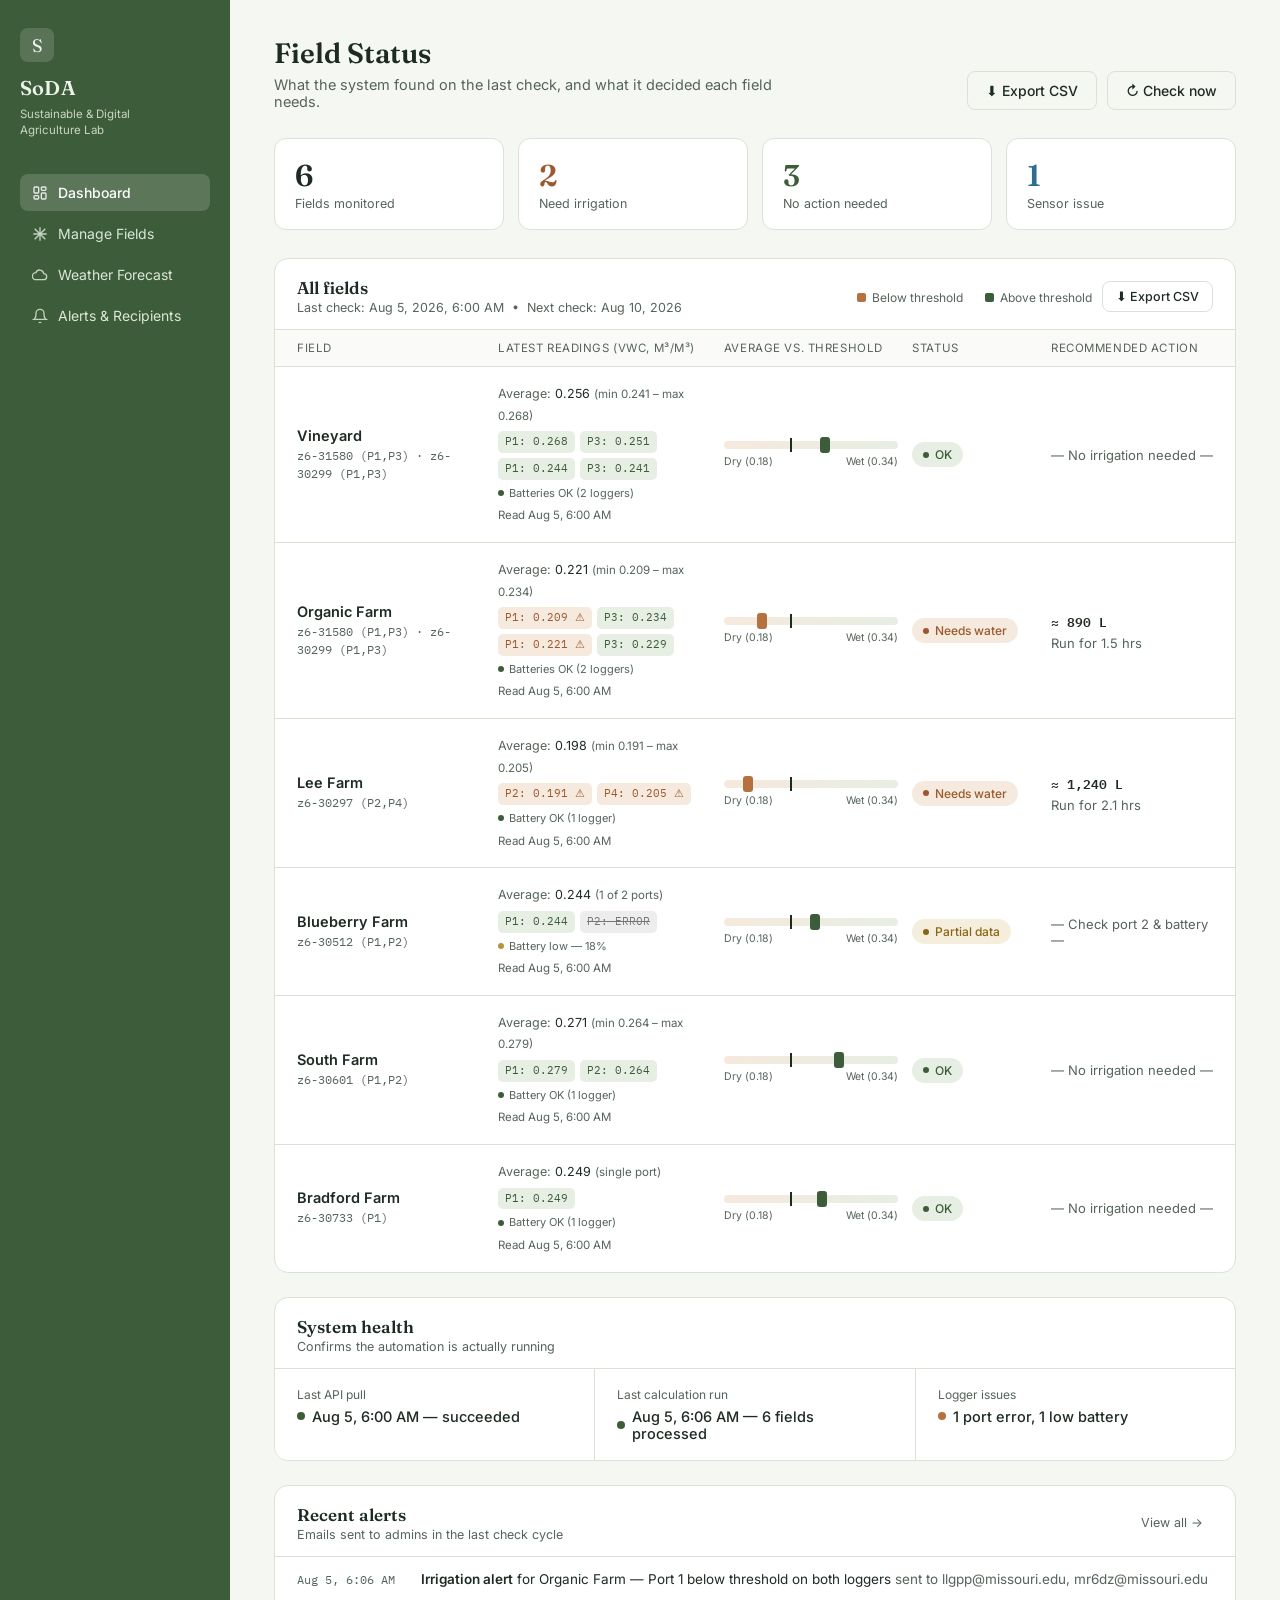
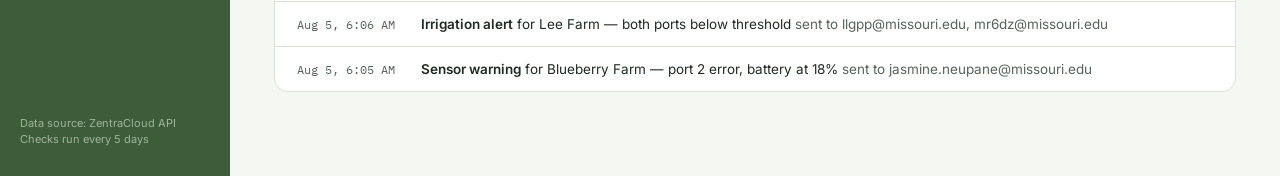
<file: index.html>
<!DOCTYPE html>
<html lang="en">
<head>
<meta charset="UTF-8">
<meta name="viewport" content="width=device-width, initial-scale=1.0">
<title>SoDA — Irrigation Portal Mockup</title>
<link rel="preconnect" href="https://fonts.googleapis.com">
<link href="https://fonts.googleapis.com/css2?family=Fraunces:opsz,wght@9..144,400;9..144,500;9..144,600&family=Inter:wght@400;500;600;700&family=IBM+Plex+Mono:wght@400;500&display=swap" rel="stylesheet">
<style>
  :root{
    --bg: #F5F7F3;
    --panel: #FFFFFF;
    --ink: #1E2B22;
    --ink-soft: #55645A;
    --line: #DCE1D6;
    --vine: #3D5C3A;
    --vine-soft: #E7EEE3;
    --water: #2E6E8E;
    --water-soft: #E4EEF3;
    --clay: #B5713F;
    --clay-soft: #F6E9DD;
    --clay-strong: #9A5A2E;
    --amber: #B5943F;
    --amber-soft: #F6EEDD;
  }
  *{box-sizing:border-box;}
  body{
    margin:0;
    background:var(--bg);
    color:var(--ink);
    font-family:'Inter',sans-serif;
    -webkit-font-smoothing:antialiased;
  }
  h1,h2,h3{
    font-family:'Fraunces',serif;
    font-weight:600;
    margin:0;
  }
  .mono{ font-family:'IBM Plex Mono',monospace; }

  .shell{ display:flex; min-height:100vh; }
  .sidebar{
    width:230px; flex-shrink:0; background:var(--vine); color:#EFF3EC;
    padding:28px 20px; display:flex; flex-direction:column; gap:36px;
  }
  .brand{ display:flex; flex-direction:column; gap:4px; }
  .brand-mark{
    width:34px;height:34px; border-radius:8px; background:rgba(255,255,255,0.14);
    display:flex;align-items:center;justify-content:center; font-family:'Fraunces',serif;
    font-size:18px; margin-bottom:10px;
  }
  .brand-title{ font-family:'Fraunces',serif; font-size:20px; font-weight:600; line-height:1.2; letter-spacing:.01em;}
  .brand-sub{ font-size:11.5px; color:#C9D6C4; line-height:1.4; margin-top:2px; }
  nav{ display:flex; flex-direction:column; gap:4px; }
  .nav-btn{
    all:unset; cursor:pointer; padding:10px 12px; border-radius:8px; font-size:14px;
    color:#DCE7D7; display:flex; align-items:center; gap:10px; transition:background .15s ease;
  }
  .nav-btn svg{ opacity:0.85; flex-shrink:0; }
  .nav-btn:hover{ background:rgba(255,255,255,0.08); }
  .nav-btn.active{ background:rgba(255,255,255,0.16); color:#fff; font-weight:500; }
  .sidebar-foot{ margin-top:auto; font-size:11px; color:#9FB498; line-height:1.5; }

  .main{ flex:1; padding:36px 44px 60px; max-width:1220px; }
  .page{ display:none; }
  .page.active{ display:block; }

  .page-head{
    display:flex; justify-content:space-between; align-items:flex-end;
    margin-bottom:28px; gap:20px; flex-wrap:wrap;
  }
  .page-head h1{ font-size:28px; color:var(--ink); }
  .page-head p{ margin:6px 0 0; color:var(--ink-soft); font-size:14.5px; max-width:520px; }
  .head-actions{ display:flex; gap:10px; }

  .btn{
    all:unset; cursor:pointer; background:var(--vine); color:#fff; padding:10px 18px;
    border-radius:8px; font-size:14px; font-weight:500; white-space:nowrap;
  }
  .btn:hover{ background:#334F31; }
  .btn.ghost{ background:transparent; border:1px solid var(--line); color:var(--ink); }
  .btn.ghost:hover{ background:var(--vine-soft); }
  .btn.small{ padding:7px 13px; font-size:12.5px; }
  .btn.export{
    display:inline-flex; align-items:center; gap:6px;
  }

  .summary-row{ display:grid; grid-template-columns:repeat(4,1fr); gap:14px; margin-bottom:28px; }
  .summary-card{ background:var(--panel); border:1px solid var(--line); border-radius:12px; padding:18px 20px; }
  .summary-card .num{ font-family:'Fraunces',serif; font-size:30px; font-weight:600; }
  .summary-card .label{ font-size:12.5px; color:var(--ink-soft); margin-top:2px; }
  .summary-card.warn .num{ color:var(--clay-strong); }
  .summary-card.ok .num{ color:var(--vine); }
  .summary-card.info .num{ color:var(--water); }

  .panel{ background:var(--panel); border:1px solid var(--line); border-radius:14px; margin-bottom:24px; overflow:hidden; }
  .panel-head{
    padding:18px 22px 14px; border-bottom:1px solid var(--line);
    display:flex; justify-content:space-between; align-items:center; gap:14px; flex-wrap:wrap;
  }
  .panel-head h2{ font-size:17px; }
  .panel-head .sub{ font-size:12.5px; color:var(--ink-soft); margin-top:2px; font-family:'Inter',sans-serif; font-weight:400;}
  .panel-head-right{ display:flex; align-items:center; gap:10px; }

  .field-row{
    display:grid; grid-template-columns: 1.5fr 1.7fr 1.4fr 1fr 1.3fr;
    align-items:center; padding:16px 22px; border-bottom:1px solid var(--line); gap:14px;
  }
  .field-row:last-child{ border-bottom:none; }
  .field-row.header{
    background:#FAFBF8; font-size:11.5px; text-transform:uppercase; letter-spacing:.05em;
    color:var(--ink-soft); padding-top:11px; padding-bottom:11px;
  }
  .field-name{ font-weight:600; font-size:14.5px; }
  .field-logger{ font-size:12px; color:var(--ink-soft); margin-top:3px; line-height:1.5; }
  .readings{ font-size:12.5px; line-height:1.7; }
  .readings .rlabel{ color:var(--ink-soft); }
  .readings .range{ color:var(--ink-soft); font-size:11.5px; }
  .port-mini-row{ display:flex; flex-wrap:wrap; gap:5px; margin-top:5px; }
  .port-mini{
    font-family:'IBM Plex Mono',monospace; font-size:10.5px; padding:2px 7px; border-radius:5px;
    background:var(--vine-soft); color:var(--vine);
  }
  .port-mini.low{ background:var(--clay-soft); color:var(--clay-strong); }
  .port-mini.err{ background:#EDEDED; color:#767676; text-decoration:line-through; }
  .timestamp{ font-size:11.5px; color:var(--ink-soft); margin-top:4px; }
  .battery-tag{ font-size:11px; color:var(--ink-soft); margin-top:4px; display:flex; align-items:center; gap:5px;}
  .battery-tag .b-dot{ width:6px;height:6px;border-radius:50%; background:var(--vine); }
  .battery-tag.low .b-dot{ background:var(--amber); }

  .gauge-wrap{ width:100%; }
  .gauge-track{ position:relative; height:8px; border-radius:4px; background:linear-gradient(to right, var(--clay-soft), var(--vine-soft)); margin-bottom:6px; }
  .gauge-threshold{ position:absolute; top:-3px; width:2px; height:14px; background:var(--ink); }
  .gauge-current{ position:absolute; top:-4px; width:10px; height:16px; border-radius:3px; transform:translateX(-50%); }
  .gauge-labels{ display:flex; justify-content:space-between; font-size:10.5px; color:var(--ink-soft); }

  .status-pill{
    display:inline-flex; align-items:center; gap:6px; padding:5px 11px; border-radius:99px;
    font-size:12px; font-weight:500;
  }
  .status-pill.needs{ background:var(--clay-soft); color:var(--clay-strong); }
  .status-pill.ok{ background:var(--vine-soft); color:var(--vine); }
  .status-pill.nodata{ background:#EDEDED; color:#767676; }
  .status-pill.partial{ background:var(--amber-soft); color:#8A6416; }
  .status-pill .dot{ width:6px;height:6px;border-radius:50%; background:currentColor; }

  .action-block{ font-size:13px; }
  .action-block .amt{ font-weight:600; font-family:'IBM Plex Mono',monospace; font-size:13px; }
  .action-block .dur{ color:var(--ink-soft); margin-top:2px; }
  .action-block .dash{ color:var(--ink-soft); }

  .health-grid{ display:grid; grid-template-columns:repeat(3,1fr); gap:1px; background:var(--line); }
  .health-item{ background:var(--panel); padding:18px 22px; }
  .health-item .h-label{ font-size:12px; color:var(--ink-soft); margin-bottom:6px; }
  .health-item .h-value{ font-size:14.5px; font-weight:500; display:flex; align-items:center; gap:7px; }
  .health-item .h-dot{ width:8px;height:8px;border-radius:50%; }
  .h-dot.green{ background:var(--vine); }
  .h-dot.amber{ background:var(--clay); }

  .activity-item{ padding:14px 22px; border-bottom:1px solid var(--line); display:flex; gap:14px; font-size:13.5px; }
  .activity-item:last-child{ border-bottom:none; }
  .activity-time{
    color:var(--ink-soft); font-size:12px; white-space:nowrap; padding-top:1px;
    width:110px; flex-shrink:0; font-family:'IBM Plex Mono',monospace;
  }
  .activity-text b{ font-weight:600; }
  .activity-text .to{ color:var(--ink-soft); }

  .form-grid{ display:grid; grid-template-columns:1fr 1fr; gap:18px 20px; padding:22px; }
  .field-block{ grid-column: span 1; }
  .field-block.wide{ grid-column: span 2; }
  .field-block label{ display:block; font-size:12.5px; font-weight:500; color:var(--ink-soft); margin-bottom:6px; }
  .field-block input, .field-block select{
    width:100%; padding:10px 12px; border:1px solid var(--line); border-radius:8px; font-size:14px;
    font-family:'Inter',sans-serif; background:#FCFDFB; color:var(--ink);
  }
  .field-block .hint{ font-size:11.5px; color:var(--ink-soft); margin-top:5px; }

  /* Logger cards inside field form */
  .logger-list{ display:flex; flex-direction:column; gap:12px; }
  .logger-card{
    border:1px solid var(--line); border-radius:10px; padding:14px 16px; background:#FCFDFB;
  }
  .logger-card-top{ display:flex; justify-content:space-between; align-items:center; gap:10px; margin-bottom:10px; }
  .logger-card-top input{ font-family:'IBM Plex Mono',monospace; font-size:13.5px; font-weight:500; }
  .logger-card-row{ display:flex; gap:16px; flex-wrap:wrap; align-items:flex-end; }
  .logger-card-row .sub-block{ flex:1; min-width:180px; }
  .logger-card-row label{ font-size:11.5px; color:var(--ink-soft); display:block; margin-bottom:6px; }
  .port-chip-box{
    display:flex; flex-wrap:wrap; align-items:center; gap:6px; border:1px solid var(--line);
    border-radius:7px; padding:7px 8px; background:#fff; min-height:38px;
  }
  .port-chip{
    display:inline-flex; align-items:center; gap:5px; background:var(--vine-soft); color:var(--vine);
    padding:4px 9px; border-radius:99px; font-size:12px; font-family:'IBM Plex Mono',monospace;
  }
  .port-chip button{ all:unset; cursor:pointer; opacity:.6; line-height:0; }
  .port-chip button:hover{ opacity:1; }
  .port-chip-box input{
    border:none; outline:none; background:transparent; flex:1; min-width:60px; font-size:12.5px; padding:3px 2px;
  }
  .mode-select{ width:auto; min-width:190px; }
  .remove-logger{ all:unset; cursor:pointer; font-size:12px; color:var(--clay-strong); padding:5px 9px; border-radius:6px; }
  .remove-logger:hover{ background:var(--clay-soft); }
  .add-logger-btn{
    all:unset; cursor:pointer; font-size:13px; color:var(--vine); padding:9px 12px; border:1px dashed var(--line);
    border-radius:8px; text-align:center; margin-top:4px;
  }
  .add-logger-btn:hover{ background:var(--vine-soft); border-color:var(--vine); }

  .form-actions{ padding:16px 22px; border-top:1px solid var(--line); display:flex; gap:10px; justify-content:flex-end; }

  .list-row{ display:flex; justify-content:space-between; align-items:center; padding:14px 22px; border-bottom:1px solid var(--line); gap:14px; }
  .list-row:last-child{ border-bottom:none; }
  .list-row .li-name{ font-weight:600; font-size:14px; }
  .list-row .li-sub{ font-size:12.5px; color:var(--ink-soft); margin-top:3px; line-height:1.6; }
  .li-actions{ display:flex; gap:8px; flex-shrink:0; }
  .icon-btn{ all:unset; cursor:pointer; font-size:12.5px; color:var(--ink-soft); padding:6px 10px; border-radius:6px; }
  .icon-btn:hover{ background:var(--vine-soft); color:var(--vine); }
  .icon-btn.danger:hover{ background:var(--clay-soft); color:var(--clay-strong); }

  .email-chip{
    display:inline-flex; align-items:center; gap:8px; background:var(--water-soft); color:var(--water);
    padding:7px 12px; border-radius:99px; font-size:13px; font-family:'IBM Plex Mono',monospace; margin:4px 6px 4px 0;
  }
  .email-chip button{ all:unset; cursor:pointer; line-height:0; opacity:0.6; }
  .email-chip button:hover{ opacity:1; }

  .note-box{
    background:var(--water-soft); border:1px solid #CADFE8; border-radius:10px; padding:14px 16px;
    font-size:13px; color:#1F4A5E; line-height:1.55; margin-bottom:24px;
  }
  .note-box b{ color:var(--water); }
  .note-box + .note-box{ margin-top:-14px; }

  .legend{ display:flex; gap:22px; font-size:12px; color:var(--ink-soft); margin-top:2px; flex-wrap:wrap; }
  .legend span{ display:inline-flex; align-items:center; gap:6px; }
  .legend .sw{ width:9px;height:9px;border-radius:2px; }

  /* ---- Weather forecast page ---- */
  .location-select-row{ display:flex; align-items:center; gap:12px; padding:18px 22px; border-bottom:1px solid var(--line); flex-wrap:wrap; }
  .location-select-row label{ font-size:12.5px; color:var(--ink-soft); font-weight:500; }
  .location-select-row select{ padding:9px 12px; border:1px solid var(--line); border-radius:8px; font-size:14px; min-width:200px; background:#FCFDFB; }

  .forecast-strip{ display:grid; grid-template-columns:repeat(7,1fr); gap:1px; background:var(--line); }
  .forecast-day{ background:var(--panel); padding:18px 12px; text-align:center; }
  .forecast-day .fd-name{ font-size:12px; color:var(--ink-soft); font-weight:500; margin-bottom:10px; }
  .fd-icon{ width:36px; height:36px; margin:0 auto 10px; }
  .fd-temps{ font-size:14px; font-weight:600; margin-bottom:4px; }
  .fd-temps .lo{ color:var(--ink-soft); font-weight:400; }
  .fd-rain{ font-size:11.5px; color:var(--water); font-weight:500; }
  .fd-eto{ font-size:10.5px; color:var(--ink-soft); margin-top:8px; font-family:'IBM Plex Mono',monospace; }

  .forecast-panel-note{
    padding:12px 22px; background:#FAFBF8; border-top:1px solid var(--line);
    font-size:12px; color:var(--ink-soft);
  }

  .placeholder-badge{
    display:inline-flex; align-items:center; gap:6px; background:var(--amber-soft); color:#8A6416;
    padding:4px 10px; border-radius:99px; font-size:11.5px; font-weight:500;
  }
</style>
</head>
<body>

<div class="shell">
  <div class="sidebar">
    <div class="brand">
      <div class="brand-mark">S</div>
      <div class="brand-title">SoDA</div>
      <div class="brand-sub">Sustainable &amp; Digital<br>Agriculture Lab</div>
    </div>
    <nav>
      <button class="nav-btn active" data-page="dashboard">
        <svg width="16" height="16" viewBox="0 0 24 24" fill="none" stroke="currentColor" stroke-width="2"><rect x="3" y="3" width="7" height="9" rx="1.5"/><rect x="14" y="3" width="7" height="5" rx="1.5"/><rect x="14" y="12" width="7" height="9" rx="1.5"/><rect x="3" y="16" width="7" height="5" rx="1.5"/></svg>
        Dashboard
      </button>
      <button class="nav-btn" data-page="fields">
        <svg width="16" height="16" viewBox="0 0 24 24" fill="none" stroke="currentColor" stroke-width="2"><path d="M12 2v20M2 12h20M4 4l16 16M20 4L4 20"/></svg>
        Manage Fields
      </button>
      <button class="nav-btn" data-page="forecast">
        <svg width="16" height="16" viewBox="0 0 24 24" fill="none" stroke="currentColor" stroke-width="2"><path d="M17.5 19a4.5 4.5 0 0 0 0-9 6 6 0 0 0-11.6-1.5A5 5 0 0 0 6 19h11.5z"/></svg>
        Weather Forecast
      </button>
      <button class="nav-btn" data-page="alerts">
        <svg width="16" height="16" viewBox="0 0 24 24" fill="none" stroke="currentColor" stroke-width="2"><path d="M18 8a6 6 0 0 0-12 0c0 7-3 9-3 9h18s-3-2-3-9"/><path d="M13.73 21a2 2 0 0 1-3.46 0"/></svg>
        Alerts &amp; Recipients
      </button>
    </nav>
    <div class="sidebar-foot">
      Data source: ZentraCloud API<br>
      Checks run every 5 days
    </div>
  </div>

  <div class="main">

    <!-- ============ PAGE 1: DASHBOARD ============ -->
    <div class="page active" id="page-dashboard">
      <div class="page-head">
        <div>
          <h1>Field Status</h1>
          <p>What the system found on the last check, and what it decided each field needs.</p>
        </div>
        <div class="head-actions">
          <button class="btn ghost export">⬇ Export CSV</button>
          <button class="btn ghost">↻ Check now</button>
        </div>
      </div>

      <div class="summary-row">
        <div class="summary-card"><div class="num">6</div><div class="label">Fields monitored</div></div>
        <div class="summary-card warn"><div class="num">2</div><div class="label">Need irrigation</div></div>
        <div class="summary-card ok"><div class="num">3</div><div class="label">No action needed</div></div>
        <div class="summary-card info"><div class="num">1</div><div class="label">Sensor issue</div></div>
      </div>

      <div class="panel">
        <div class="panel-head">
          <div>
            <h2>All fields</h2>
            <div class="sub">Last check: Aug 5, 2026, 6:00 AM &nbsp;•&nbsp; Next check: Aug 10, 2026</div>
          </div>
          <div class="panel-head-right">
            <div class="legend">
              <span><span class="sw" style="background:var(--clay)"></span>Below threshold</span>
              <span><span class="sw" style="background:var(--vine)"></span>Above threshold</span>
            </div>
            <button class="btn ghost small export">⬇ Export CSV</button>
          </div>
        </div>

        <div class="field-row header">
          <div>Field</div>
          <div>Latest readings (VWC, m³/m³)</div>
          <div>Average vs. threshold</div>
          <div>Status</div>
          <div>Recommended action</div>
        </div>

        <!-- Vineyard -->
        <div class="field-row">
          <div>
            <div class="field-name">Vineyard</div>
            <div class="field-logger mono">z6-31580 (P1,P3) · z6-30299 (P1,P3)</div>
          </div>
          <div class="readings">
            <div><span class="rlabel">Average:</span> 0.256 <span class="range">(min 0.241 – max 0.268)</span></div>
            <div class="port-mini-row">
              <span class="port-mini">P1: 0.268</span>
              <span class="port-mini">P3: 0.251</span>
              <span class="port-mini">P1: 0.244</span>
              <span class="port-mini">P3: 0.241</span>
            </div>
            <div class="battery-tag"><span class="b-dot"></span>Batteries OK (2 loggers)</div>
            <div class="timestamp">Read Aug 5, 6:00 AM</div>
          </div>
          <div class="gauge-wrap">
            <div class="gauge-track"><div class="gauge-threshold" style="left:38%;"></div><div class="gauge-current" style="left:58%; background:var(--vine);"></div></div>
            <div class="gauge-labels"><span>Dry (0.18)</span><span>Wet (0.34)</span></div>
          </div>
          <div><span class="status-pill ok"><span class="dot"></span>OK</span></div>
          <div class="action-block"><span class="dash">— No irrigation needed —</span></div>
        </div>

        <!-- Organic Farm -->
        <div class="field-row">
          <div>
            <div class="field-name">Organic Farm</div>
            <div class="field-logger mono">z6-31580 (P1,P3) · z6-30299 (P1,P3)</div>
          </div>
          <div class="readings">
            <div><span class="rlabel">Average:</span> 0.221 <span class="range">(min 0.209 – max 0.234)</span></div>
            <div class="port-mini-row">
              <span class="port-mini low">P1: 0.209 ⚠</span>
              <span class="port-mini">P3: 0.234</span>
              <span class="port-mini low">P1: 0.221 ⚠</span>
              <span class="port-mini">P3: 0.229</span>
            </div>
            <div class="battery-tag"><span class="b-dot"></span>Batteries OK (2 loggers)</div>
            <div class="timestamp">Read Aug 5, 6:00 AM</div>
          </div>
          <div class="gauge-wrap">
            <div class="gauge-track"><div class="gauge-threshold" style="left:38%;"></div><div class="gauge-current" style="left:22%; background:var(--clay);"></div></div>
            <div class="gauge-labels"><span>Dry (0.18)</span><span>Wet (0.34)</span></div>
          </div>
          <div><span class="status-pill needs"><span class="dot"></span>Needs water</span></div>
          <div class="action-block"><div class="amt">≈ 890 L</div><div class="dur">Run for 1.5 hrs</div></div>
        </div>

        <!-- Lee Farm -->
        <div class="field-row">
          <div>
            <div class="field-name">Lee Farm</div>
            <div class="field-logger mono">z6-30297 (P2,P4)</div>
          </div>
          <div class="readings">
            <div><span class="rlabel">Average:</span> 0.198 <span class="range">(min 0.191 – max 0.205)</span></div>
            <div class="port-mini-row">
              <span class="port-mini low">P2: 0.191 ⚠</span>
              <span class="port-mini low">P4: 0.205 ⚠</span>
            </div>
            <div class="battery-tag"><span class="b-dot"></span>Battery OK (1 logger)</div>
            <div class="timestamp">Read Aug 5, 6:00 AM</div>
          </div>
          <div class="gauge-wrap">
            <div class="gauge-track"><div class="gauge-threshold" style="left:38%;"></div><div class="gauge-current" style="left:14%; background:var(--clay);"></div></div>
            <div class="gauge-labels"><span>Dry (0.18)</span><span>Wet (0.34)</span></div>
          </div>
          <div><span class="status-pill needs"><span class="dot"></span>Needs water</span></div>
          <div class="action-block"><div class="amt">≈ 1,240 L</div><div class="dur">Run for 2.1 hrs</div></div>
        </div>

        <!-- Blueberry Farm - partial -->
        <div class="field-row">
          <div>
            <div class="field-name">Blueberry Farm</div>
            <div class="field-logger mono">z6-30512 (P1,P2)</div>
          </div>
          <div class="readings">
            <div><span class="rlabel">Average:</span> 0.244 <span class="range">(1 of 2 ports)</span></div>
            <div class="port-mini-row">
              <span class="port-mini">P1: 0.244</span>
              <span class="port-mini err">P2: ERROR</span>
            </div>
            <div class="battery-tag low"><span class="b-dot"></span>Battery low — 18%</div>
            <div class="timestamp">Read Aug 5, 6:00 AM</div>
          </div>
          <div class="gauge-wrap">
            <div class="gauge-track"><div class="gauge-threshold" style="left:38%;"></div><div class="gauge-current" style="left:52%; background:var(--vine);"></div></div>
            <div class="gauge-labels"><span>Dry (0.18)</span><span>Wet (0.34)</span></div>
          </div>
          <div><span class="status-pill partial"><span class="dot"></span>Partial data</span></div>
          <div class="action-block"><span class="dash">— Check port 2 &amp; battery —</span></div>
        </div>

        <!-- South Farm -->
        <div class="field-row">
          <div>
            <div class="field-name">South Farm</div>
            <div class="field-logger mono">z6-30601 (P1,P2)</div>
          </div>
          <div class="readings">
            <div><span class="rlabel">Average:</span> 0.271 <span class="range">(min 0.264 – max 0.279)</span></div>
            <div class="port-mini-row">
              <span class="port-mini">P1: 0.279</span>
              <span class="port-mini">P2: 0.264</span>
            </div>
            <div class="battery-tag"><span class="b-dot"></span>Battery OK (1 logger)</div>
            <div class="timestamp">Read Aug 5, 6:00 AM</div>
          </div>
          <div class="gauge-wrap">
            <div class="gauge-track"><div class="gauge-threshold" style="left:38%;"></div><div class="gauge-current" style="left:66%; background:var(--vine);"></div></div>
            <div class="gauge-labels"><span>Dry (0.18)</span><span>Wet (0.34)</span></div>
          </div>
          <div><span class="status-pill ok"><span class="dot"></span>OK</span></div>
          <div class="action-block"><span class="dash">— No irrigation needed —</span></div>
        </div>

        <!-- Bradford Farm -->
        <div class="field-row">
          <div>
            <div class="field-name">Bradford Farm</div>
            <div class="field-logger mono">z6-30733 (P1)</div>
          </div>
          <div class="readings">
            <div><span class="rlabel">Average:</span> 0.249 <span class="range">(single port)</span></div>
            <div class="port-mini-row"><span class="port-mini">P1: 0.249</span></div>
            <div class="battery-tag"><span class="b-dot"></span>Battery OK (1 logger)</div>
            <div class="timestamp">Read Aug 5, 6:00 AM</div>
          </div>
          <div class="gauge-wrap">
            <div class="gauge-track"><div class="gauge-threshold" style="left:38%;"></div><div class="gauge-current" style="left:56%; background:var(--vine);"></div></div>
            <div class="gauge-labels"><span>Dry (0.18)</span><span>Wet (0.34)</span></div>
          </div>
          <div><span class="status-pill ok"><span class="dot"></span>OK</span></div>
          <div class="action-block"><span class="dash">— No irrigation needed —</span></div>
        </div>
      </div>

      <div class="panel">
        <div class="panel-head">
          <div><h2>System health</h2><div class="sub">Confirms the automation is actually running</div></div>
        </div>
        <div class="health-grid">
          <div class="health-item"><div class="h-label">Last API pull</div><div class="h-value"><span class="h-dot green"></span>Aug 5, 6:00 AM — succeeded</div></div>
          <div class="health-item"><div class="h-label">Last calculation run</div><div class="h-value"><span class="h-dot green"></span>Aug 5, 6:06 AM — 6 fields processed</div></div>
          <div class="health-item"><div class="h-label">Logger issues</div><div class="h-value"><span class="h-dot amber"></span>1 port error, 1 low battery</div></div>
        </div>
      </div>

      <div class="panel">
        <div class="panel-head">
          <div><h2>Recent alerts</h2><div class="sub">Emails sent to admins in the last check cycle</div></div>
          <button class="icon-btn" onclick="showPage('alerts')">View all →</button>
        </div>
        <div class="activity-item"><div class="activity-time">Aug 5, 6:06 AM</div><div class="activity-text"><b>Irrigation alert</b> for Organic Farm — Port 1 below threshold on both loggers <span class="to">sent to llgpp@missouri.edu, mr6dz@missouri.edu</span></div></div>
        <div class="activity-item"><div class="activity-time">Aug 5, 6:06 AM</div><div class="activity-text"><b>Irrigation alert</b> for Lee Farm — both ports below threshold <span class="to">sent to llgpp@missouri.edu, mr6dz@missouri.edu</span></div></div>
        <div class="activity-item"><div class="activity-time">Aug 5, 6:05 AM</div><div class="activity-text"><b>Sensor warning</b> for Blueberry Farm — port 2 error, battery at 18% <span class="to">sent to jasmine.neupane@missouri.edu</span></div></div>
      </div>

    </div>

    <!-- ============ PAGE 2: MANAGE FIELDS ============ -->
    <div class="page" id="page-fields">
      <div class="page-head">
        <div>
          <h1>Manage Fields</h1>
          <p>Connect each field to its sensor loggers, choose which ports to use, and set the threshold.</p>
        </div>
        <div class="head-actions">
          <button class="btn ghost export">⬇ Export CSV</button>
          <button class="btn">+ Add field</button>
        </div>
      </div>

      <div class="note-box">
        <b>What is a threshold?</b> It's the soil moisture value (VWC, m³/m³) below which a field is considered too dry. If any single port drops below this value, the field is flagged — the irrigation amount is then calculated from the average across all included ports.
      </div>
      <div class="note-box">
        <b>Ports per logger?</b> Some loggers have sensors on more than one port. Choose which ports to include (or exclude) per logger — useful if a port is unused, broken, or measuring something you don't want counted.
      </div>

      <div class="panel">
        <div class="panel-head">
          <div><h2>Add or edit a field</h2><div class="sub">Example shown for Organic Farm</div></div>
        </div>
        <div class="form-grid">
          <div class="field-block">
            <label>Field name</label>
            <input type="text" value="Organic Farm" />
          </div>
          <div class="field-block">
            <label>Trigger threshold (VWC, m³/m³)</label>
            <input type="text" value="0.229" class="mono" />
            <div class="hint">Irrigation is recommended when any port drops below this value.</div>
          </div>

          <div class="field-block wide">
            <label>Loggers &amp; ports</label>
            <div class="logger-list">

              <div class="logger-card">
                <div class="logger-card-top">
                  <input type="text" value="z6-31580" style="max-width:160px;" />
                  <button class="remove-logger">Remove logger</button>
                </div>
                <div class="logger-card-row">
                  <div class="sub-block">
                    <label>Port selection mode</label>
                    <select class="mode-select">
                      <option>Include only listed ports</option>
                      <option>Exclude listed ports</option>
                    </select>
                  </div>
                  <div class="sub-block">
                    <label>Ports</label>
                    <div class="port-chip-box">
                      <span class="port-chip">Port 1 <button>✕</button></span>
                      <span class="port-chip">Port 3 <button>✕</button></span>
                      <input type="text" placeholder="Add port #" />
                    </div>
                  </div>
                </div>
              </div>

              <div class="logger-card">
                <div class="logger-card-top">
                  <input type="text" value="z6-30299" style="max-width:160px;" />
                  <button class="remove-logger">Remove logger</button>
                </div>
                <div class="logger-card-row">
                  <div class="sub-block">
                    <label>Port selection mode</label>
                    <select class="mode-select">
                      <option>Include only listed ports</option>
                      <option>Exclude listed ports</option>
                    </select>
                  </div>
                  <div class="sub-block">
                    <label>Ports</label>
                    <div class="port-chip-box">
                      <span class="port-chip">Port 1 <button>✕</button></span>
                      <span class="port-chip">Port 3 <button>✕</button></span>
                      <input type="text" placeholder="Add port #" />
                    </div>
                  </div>
                </div>
              </div>

              <button class="add-logger-btn">+ Add another logger to this field</button>
            </div>
            <div class="hint">Readings from all included ports across all loggers are averaged for this field.</div>
          </div>

          <div class="field-block">
            <label>Target VWC (field capacity)</label>
            <input type="text" value="0.32" class="mono" />
          </div>
          <div class="field-block">
            <label>Check frequency</label>
            <select>
              <option>Every 5 days (default)</option>
              <option>Every 3 days</option>
              <option>Every 7 days</option>
            </select>
          </div>
          <div class="field-block">
            <label>Soil block volume (m³)</label>
            <input type="text" value="1.002" class="mono" />
          </div>
          <div class="field-block">
            <label>System flow rate (L/s)</label>
            <input type="text" value="0.00244" class="mono" />
          </div>
        </div>
        <div class="form-actions">
          <button class="btn ghost">Cancel</button>
          <button class="btn">Save field</button>
        </div>
      </div>

      <div class="panel">
        <div class="panel-head">
          <div><h2>All fields (6)</h2></div>
          <button class="btn ghost small export">⬇ Export CSV</button>
        </div>
        <div class="list-row">
          <div><div class="li-name">Vineyard</div><div class="li-sub mono">z6-31580 (P1,P3) · z6-30299 (P1,P3) · Threshold 0.235</div></div>
          <div class="li-actions"><button class="icon-btn">Edit</button><button class="icon-btn danger">Remove</button></div>
        </div>
        <div class="list-row">
          <div><div class="li-name">Organic Farm</div><div class="li-sub mono">z6-31580 (P1,P3) · z6-30299 (P1,P3) · Threshold 0.229</div></div>
          <div class="li-actions"><button class="icon-btn">Edit</button><button class="icon-btn danger">Remove</button></div>
        </div>
        <div class="list-row">
          <div><div class="li-name">Lee Farm</div><div class="li-sub mono">z6-30297 (P2,P4) · Threshold 0.210</div></div>
          <div class="li-actions"><button class="icon-btn">Edit</button><button class="icon-btn danger">Remove</button></div>
        </div>
        <div class="list-row">
          <div><div class="li-name">Blueberry Farm</div><div class="li-sub mono">z6-30512 (P1,P2) · Threshold 0.230</div></div>
          <div class="li-actions"><button class="icon-btn">Edit</button><button class="icon-btn danger">Remove</button></div>
        </div>
        <div class="list-row">
          <div><div class="li-name">South Farm</div><div class="li-sub mono">z6-30601 (P1,P2) · Threshold 0.240</div></div>
          <div class="li-actions"><button class="icon-btn">Edit</button><button class="icon-btn danger">Remove</button></div>
        </div>
        <div class="list-row">
          <div><div class="li-name">Bradford Farm</div><div class="li-sub mono">z6-30733 (P1) · Threshold 0.225</div></div>
          <div class="li-actions"><button class="icon-btn">Edit</button><button class="icon-btn danger">Remove</button></div>
        </div>
      </div>
    </div>

    <!-- ============ PAGE 3: WEATHER FORECAST (TEMPLATE) ============ -->
    <div class="page" id="page-forecast">
      <div class="page-head">
        <div>
          <h1>Weather Forecast</h1>
          <p>A look ahead for each field's location, to help judge whether an irrigation decision can wait.</p>
        </div>
        <span class="placeholder-badge">Template — live forecast data coming soon</span>
      </div>

      <div class="note-box">
        <b>What this will do:</b> once connected to a forecast source, this page will show expected rainfall and a daily reference evapotranspiration (ETo) estimate for each field, so a "needs water" alert can be weighed against rain that's already on the way.
      </div>

      <div class="panel">
        <div class="location-select-row">
          <label>Field:</label>
          <select>
            <option>Vineyard</option>
            <option>Organic Farm</option>
            <option>Lee Farm</option>
            <option>Blueberry Farm</option>
            <option>South Farm</option>
            <option>Bradford Farm</option>
          </select>
          <span class="hint mono" style="color:var(--ink-soft); font-size:12px;">38.9472, -92.3286</span>
        </div>

        <div class="forecast-strip">
          <div class="forecast-day">
            <div class="fd-name">Today</div>
            <svg class="fd-icon" viewBox="0 0 24 24" fill="none" stroke="var(--amber)" stroke-width="1.6"><circle cx="12" cy="12" r="4.5"/><path d="M12 2v2M12 20v2M4.2 4.2l1.4 1.4M18.4 18.4l1.4 1.4M2 12h2M20 12h2M4.2 19.8l1.4-1.4M18.4 5.6l1.4-1.4"/></svg>
            <div class="fd-temps">88° <span class="lo">67°</span></div>
            <div class="fd-rain">Rain 5%</div>
            <div class="fd-eto">ETo: —</div>
          </div>
          <div class="forecast-day">
            <div class="fd-name">Thu</div>
            <svg class="fd-icon" viewBox="0 0 24 24" fill="none" stroke="var(--ink-soft)" stroke-width="1.6"><path d="M6 17a4 4 0 1 1 1-7.9A5 5 0 0 1 17 11a3.5 3.5 0 0 1-.5 7H6z"/></svg>
            <div class="fd-temps">85° <span class="lo">66°</span></div>
            <div class="fd-rain">Rain 15%</div>
            <div class="fd-eto">ETo: —</div>
          </div>
          <div class="forecast-day">
            <div class="fd-name">Fri</div>
            <svg class="fd-icon" viewBox="0 0 24 24" fill="none" stroke="var(--water)" stroke-width="1.6"><path d="M6 15a4 4 0 1 1 1-7.9A5 5 0 0 1 17 9a3.5 3.5 0 0 1-.5 7H6z"/><path d="M8 19l-1 2M12 19l-1 2M16 19l-1 2"/></svg>
            <div class="fd-temps">79° <span class="lo">64°</span></div>
            <div class="fd-rain" style="color:var(--water); font-weight:600;">Rain 70%</div>
            <div class="fd-eto">ETo: —</div>
          </div>
          <div class="forecast-day">
            <div class="fd-name">Sat</div>
            <svg class="fd-icon" viewBox="0 0 24 24" fill="none" stroke="var(--water)" stroke-width="1.6"><path d="M6 15a4 4 0 1 1 1-7.9A5 5 0 0 1 17 9a3.5 3.5 0 0 1-.5 7H6z"/><path d="M8 19l-1 2M12 19l-1 2M16 19l-1 2"/></svg>
            <div class="fd-temps">75° <span class="lo">62°</span></div>
            <div class="fd-rain" style="color:var(--water); font-weight:600;">Rain 60%</div>
            <div class="fd-eto">ETo: —</div>
          </div>
          <div class="forecast-day">
            <div class="fd-name">Sun</div>
            <svg class="fd-icon" viewBox="0 0 24 24" fill="none" stroke="var(--ink-soft)" stroke-width="1.6"><path d="M6 17a4 4 0 1 1 1-7.9A5 5 0 0 1 17 11a3.5 3.5 0 0 1-.5 7H6z"/></svg>
            <div class="fd-temps">81° <span class="lo">63°</span></div>
            <div class="fd-rain">Rain 20%</div>
            <div class="fd-eto">ETo: —</div>
          </div>
          <div class="forecast-day">
            <div class="fd-name">Mon</div>
            <svg class="fd-icon" viewBox="0 0 24 24" fill="none" stroke="var(--amber)" stroke-width="1.6"><circle cx="12" cy="12" r="4.5"/><path d="M12 2v2M12 20v2M4.2 4.2l1.4 1.4M18.4 18.4l1.4 1.4M2 12h2M20 12h2M4.2 19.8l1.4-1.4M18.4 5.6l1.4-1.4"/></svg>
            <div class="fd-temps">90° <span class="lo">69°</span></div>
            <div class="fd-rain">Rain 0%</div>
            <div class="fd-eto">ETo: —</div>
          </div>
          <div class="forecast-day">
            <div class="fd-name">Tue</div>
            <svg class="fd-icon" viewBox="0 0 24 24" fill="none" stroke="var(--amber)" stroke-width="1.6"><circle cx="12" cy="12" r="4.5"/><path d="M12 2v2M12 20v2M4.2 4.2l1.4 1.4M18.4 18.4l1.4 1.4M2 12h2M20 12h2M4.2 19.8l1.4-1.4M18.4 5.6l1.4-1.4"/></svg>
            <div class="fd-temps">91° <span class="lo">70°</span></div>
            <div class="fd-rain">Rain 0%</div>
            <div class="fd-eto">ETo: —</div>
          </div>
        </div>
        <div class="forecast-panel-note">ETo values will populate once a forecast source (e.g. Open-Meteo, NOAA NDFD) is connected. Layout and fields shown here are placeholders for review.</div>
      </div>
    </div>

    <!-- ============ PAGE 4: ALERTS & RECIPIENTS ============ -->
    <div class="page" id="page-alerts">
      <div class="page-head">
        <div>
          <h1>Alerts &amp; Recipients</h1>
          <p>Choose who gets emailed when a field needs water, and review what's already been sent.</p>
        </div>
      </div>

      <div class="panel">
        <div class="panel-head">
          <div><h2>Admin recipients</h2><div class="sub">Everyone below gets an email when a field crosses its threshold</div></div>
        </div>
        <div style="padding:18px 22px;">
          <span class="email-chip">llgpp@missouri.edu <button>✕</button></span>
          <span class="email-chip">mr6dz@missouri.edu <button>✕</button></span>
          <span class="email-chip">jasmine.neupane@missouri.edu <button>✕</button></span>
        </div>
        <div class="form-actions" style="justify-content:flex-start; border-top:1px solid var(--line);">
          <input type="text" placeholder="Add an email address" style="padding:10px 12px; border:1px solid var(--line); border-radius:8px; font-size:14px; width:260px;" />
          <button class="btn ghost">+ Add</button>
        </div>
      </div>

      <div class="panel">
        <div class="panel-head"><div><h2>Notification rules</h2></div></div>
        <div class="form-grid" style="grid-template-columns:1fr;">
          <div class="field-block">
            <label>Send an alert when</label>
            <select>
              <option>Any port crosses its threshold (needs water)</option>
              <option>Any port crosses its threshold, or a sensor/battery issue occurs</option>
              <option>Every check, regardless of result</option>
            </select>
          </div>
        </div>
      </div>

      <div class="panel">
        <div class="panel-head">
          <div><h2>Alert history</h2><div class="sub">Confirms what was sent, to whom, and when</div></div>
          <button class="btn ghost small export">⬇ Export CSV</button>
        </div>
        <div class="activity-item"><div class="activity-time">Aug 5, 6:06 AM</div><div class="activity-text"><b>Irrigation alert</b> — Organic Farm needs ≈890 L, run 1.5 hrs <span class="to">→ llgpp@missouri.edu, mr6dz@missouri.edu</span></div></div>
        <div class="activity-item"><div class="activity-time">Aug 5, 6:06 AM</div><div class="activity-text"><b>Irrigation alert</b> — Lee Farm needs ≈1,240 L, run 2.1 hrs <span class="to">→ llgpp@missouri.edu, mr6dz@missouri.edu</span></div></div>
        <div class="activity-item"><div class="activity-time">Aug 5, 6:05 AM</div><div class="activity-text"><b>Sensor warning</b> — Blueberry Farm, port 2 error, battery 18% <span class="to">→ jasmine.neupane@missouri.edu</span></div></div>
        <div class="activity-item"><div class="activity-time">Jul 31, 6:05 AM</div><div class="activity-text"><b>Irrigation alert</b> — Lee Farm needs ≈1,050 L, run 1.8 hrs <span class="to">→ llgpp@missouri.edu, mr6dz@missouri.edu</span></div></div>
        <div class="activity-item"><div class="activity-time">Jul 26, 6:05 AM</div><div class="activity-text"><b>Irrigation alert</b> — Vineyard needs ≈700 L, run 1.2 hrs <span class="to">→ jasmine.neupane@missouri.edu</span></div></div>
      </div>
    </div>

  </div>
</div>

<script>
  const buttons = document.querySelectorAll('.nav-btn');
  function showPage(name){
    document.querySelectorAll('.page').forEach(p => p.classList.remove('active'));
    document.getElementById('page-' + name).classList.add('active');
    buttons.forEach(b => b.classList.toggle('active', b.dataset.page === name));
  }
  buttons.forEach(b => b.addEventListener('click', () => showPage(b.dataset.page)));
</script>

</body>
</html>
</file>
